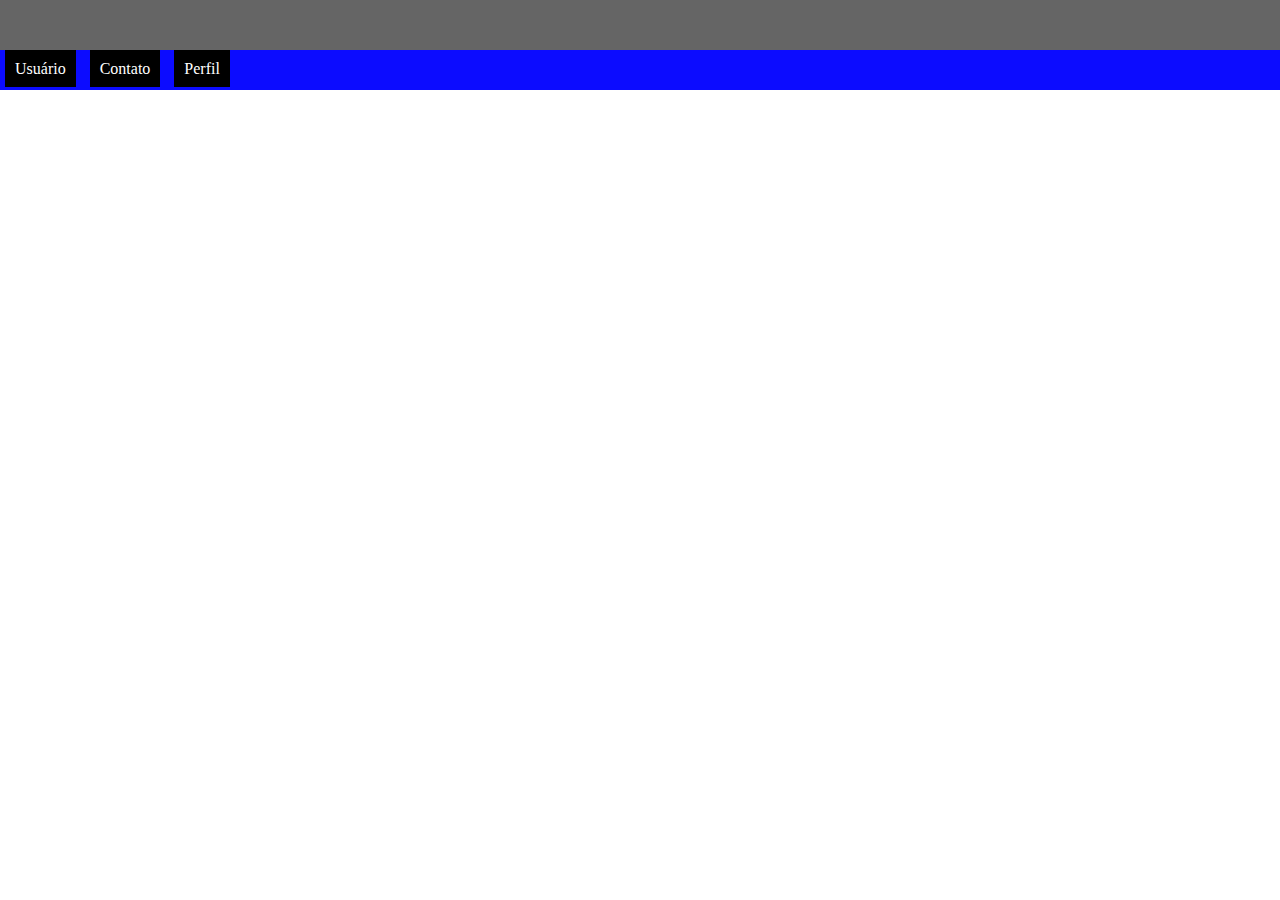
<file: AdmUsuário/home.html>
<!DOCTYPE html>
<html>
    <header>
        <meta charset="UTF-8">
        <link rel="stylesheet" href="style.css" type="text/css">
        <title>
            Administração Usuário
        </title>
    </header>
    <body>
        <div class="topo">

        </div>
        <div class="menu"> 
            <a href="usuario.html">Usuário</a>
            <a href="contato.html">Contato</a>
            <a href="perfil.html">Perfil</a>
        </div>
        
        <div class="rodape">

        </div>
    </body>
</html>
</file>
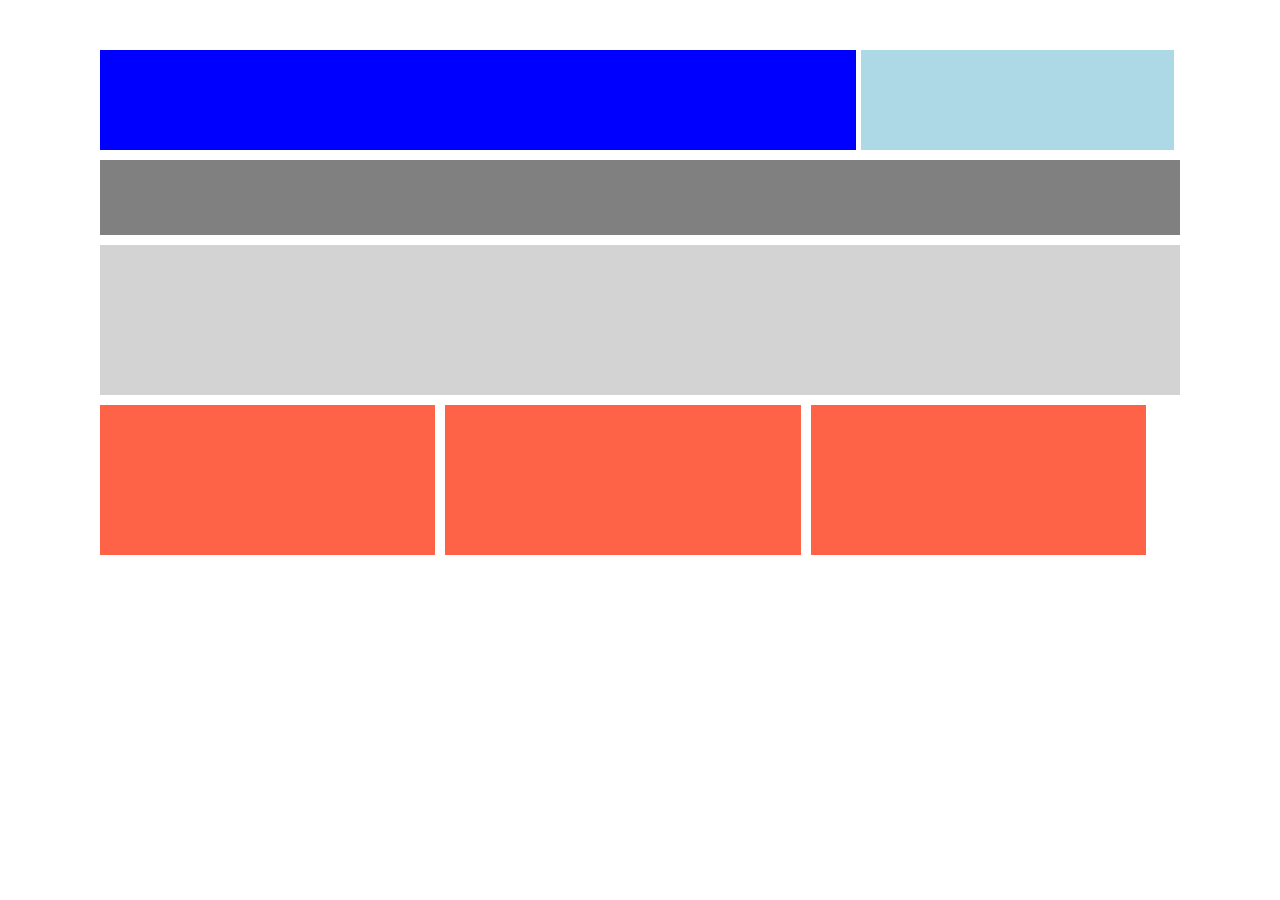
<file: Aula13_04_2019/responsivo.html>
<!DOCTYPE html>
<html>
    <header>
        <title>
            Responsivo.
        </title>
        <meta charset="UTF-8">
        <link rel="stylesheet" href="style.css" type="text/css">
    </header>
    <body>
        <div class="contain">
            <div class="div-1">

            </div>
            <div class="div-2">

            </div>
            <div class="div-3">

            </div>
            <div class="div-4">

            </div>
            <div class="div-5">

            </div>
            <div class="div-6">

            </div>
            <div class="div-5">
            
            </div>
        </div>
        
    </body>
</html>
</file>
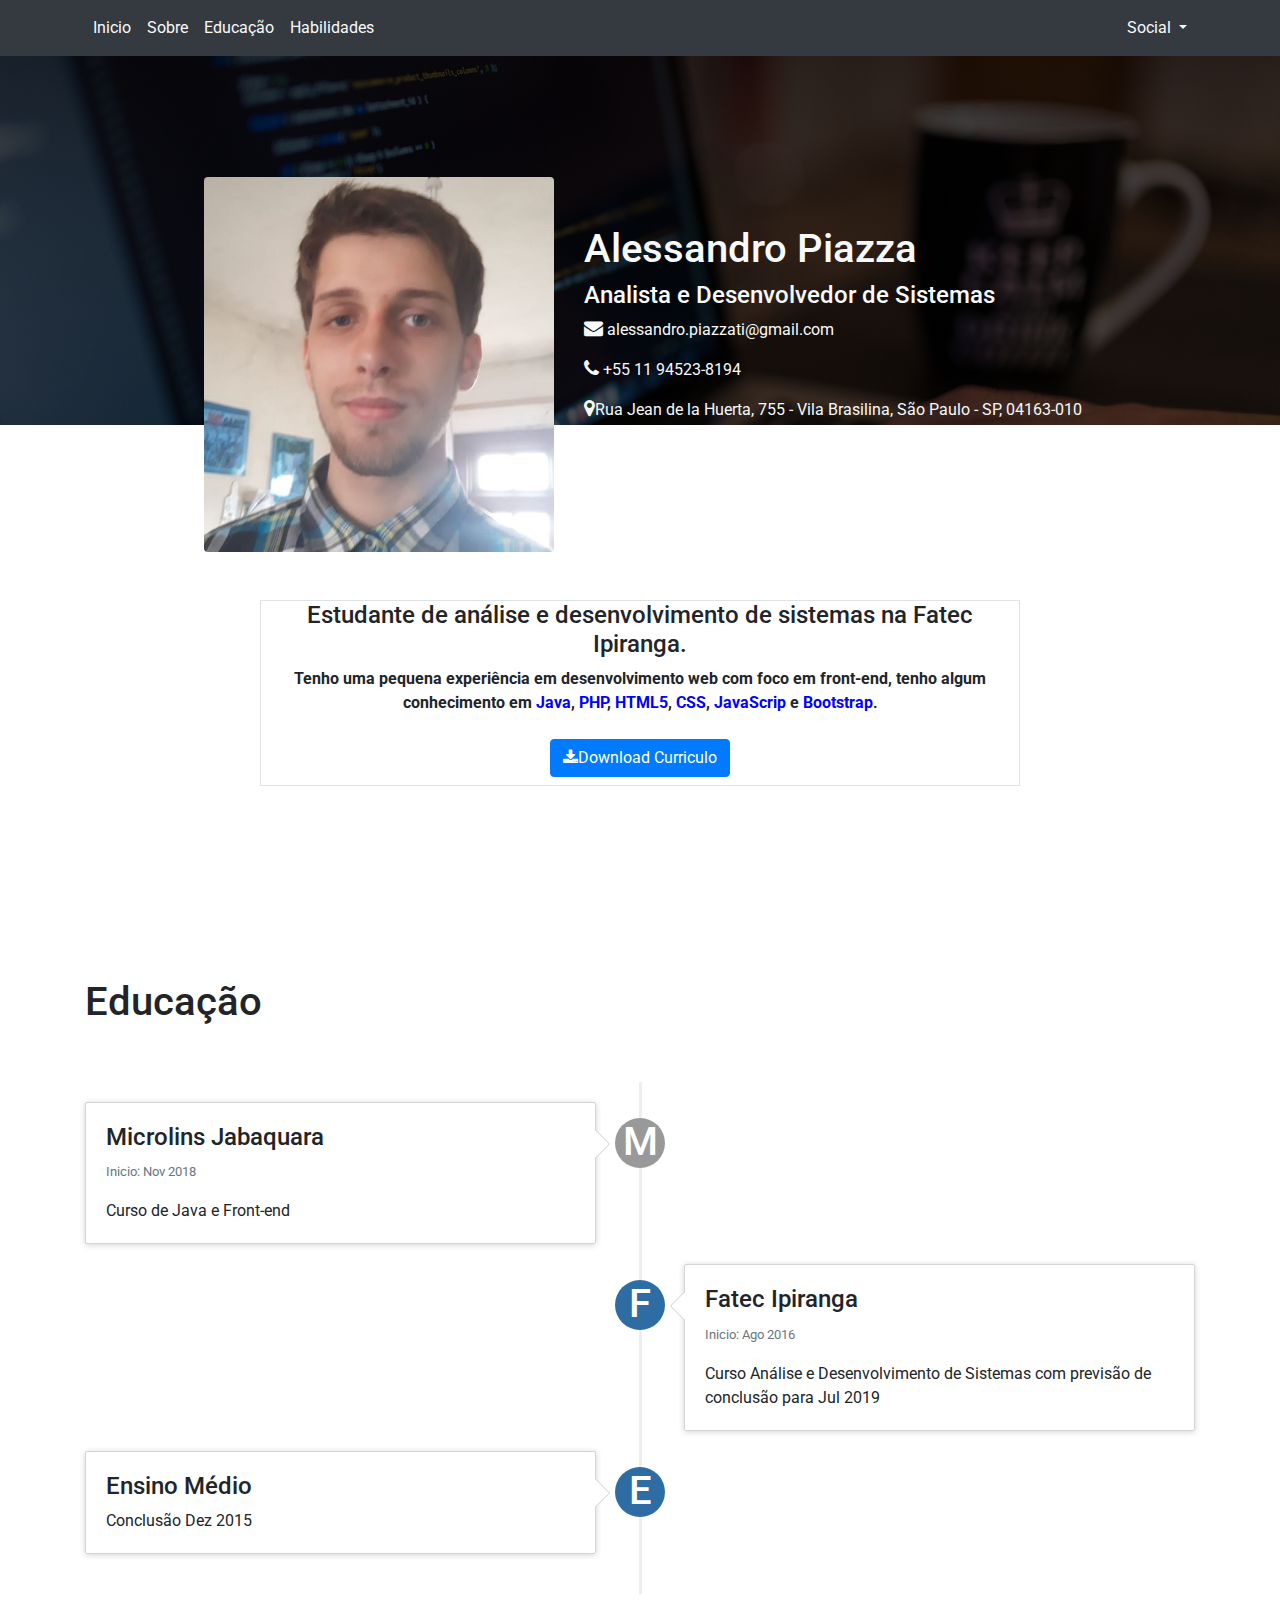
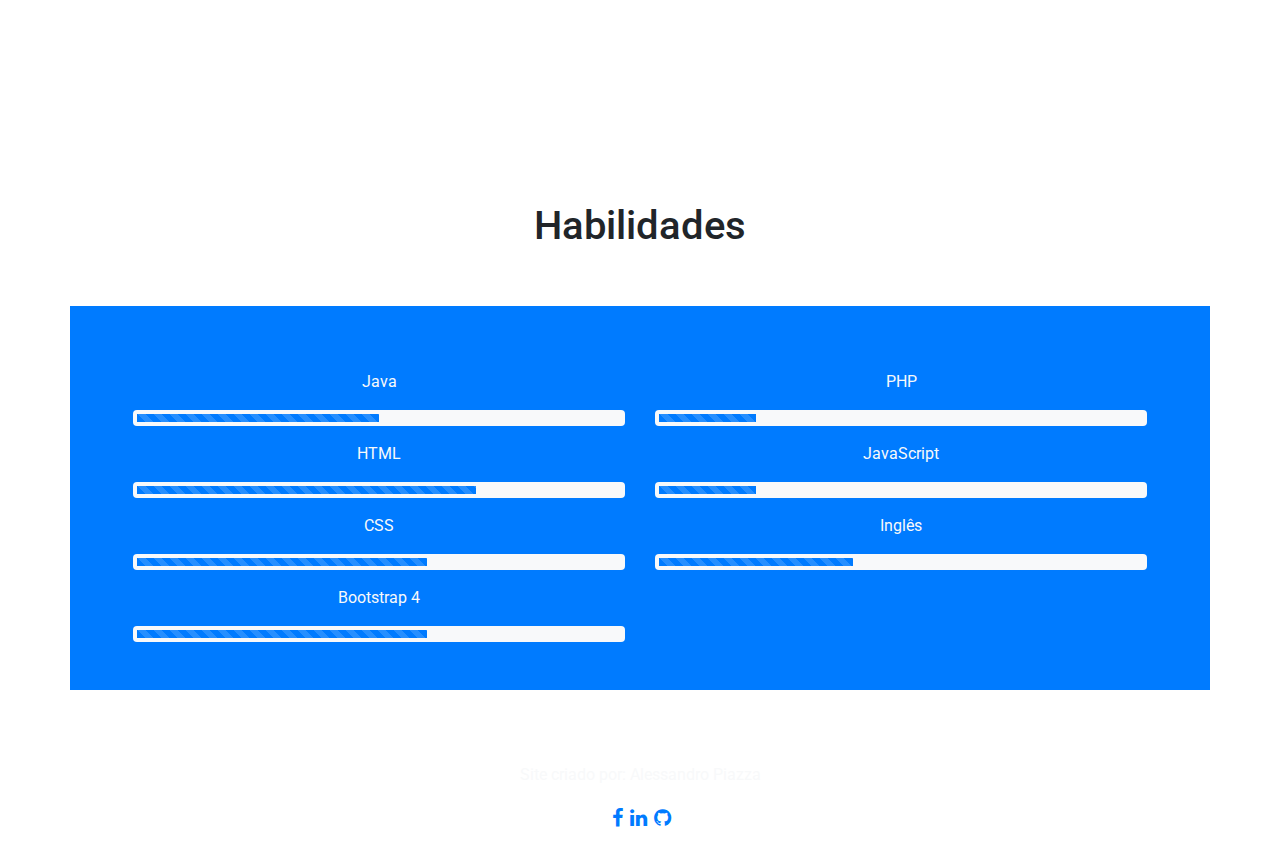
<file: portifolio/portifolio.html>
<!DOCTYPE html>
<html>
    <header>
        <title>Portifólio Alessandro Piazza</title>
        <meta charset="UTF-8">
        
        <link rel="stylesheet" href="https://stackpath.bootstrapcdn.com/bootstrap/4.3.1/css/bootstrap.min.css" integrity="sha384-ggOyR0iXCbMQv3Xipma34MD+dH/1fQ784/j6cY/iJTQUOhcWr7x9JvoRxT2MZw1T" crossorigin="anonymous">
        <link rel="stylesheet" href="style.css" type="text/css">
        <link rel="stylesheet" href="https://cdnjs.cloudflare.com/ajax/libs/font-awesome/4.7.0/css/font-awesome.min.css">
        <link href='https://fonts.googleapis.com/css?family=Roboto' rel='stylesheet'>
        <script src="https://code.jquery.com/jquery-3.3.1.slim.min.js" integrity="sha384-q8i/X+965DzO0rT7abK41JStQIAqVgRVzpbzo5smXKp4YfRvH+8abtTE1Pi6jizo" crossorigin="anonymous"></script>
        <script src="https://cdnjs.cloudflare.com/ajax/libs/popper.js/1.14.7/umd/popper.min.js" integrity="sha384-UO2eT0CpHqdSJQ6hJty5KVphtPhzWj9WO1clHTMGa3JDZwrnQq4sF86dIHNDz0W1" crossorigin="anonymous"></script>
        <script src="https://stackpath.bootstrapcdn.com/bootstrap/4.3.1/js/bootstrap.min.js" integrity="sha384-JjSmVgyd0p3pXB1rRibZUAYoIIy6OrQ6VrjIEaFf/nJGzIxFDsf4x0xIM+B07jRM" crossorigin="anonymous"></script>
    </header>
    <body data-spy="scroll" data-target="#navbarSite" data-offset="20">
            <div class="navbar navbar-expand-lg bg-dark fixed-top" id="top">
                    <div class="container">
                        <button class="navbar-toggler" type="button" data-toggle="collapse" data-target="#navbarSite">
                            <span class="navbar-toggler-icon"><i class="fa fa-bars" style="color: white;"></i></span>
                        </button>
                        <div class="collapse navbar-collapse" id="navbarSite">
                            <ul class="navbar-nav mr-auto">
                                <li class="nav-item">
                                    <a class="nav-link text-light " href="#">Inicio</a>
                                </li>
                                <li class="nav-item">
                                    <a class="nav-link text-light " href="#sobre">Sobre</a>
                                </li>
                                <li class="nav-item">
                                    <a class="nav-link text-light" href="#educacao">Educação</a>
                                </li>
                                <li class="nav-item">
                                    <a class="nav-link text-light" href="#skills">Habilidades</a>
                                </li>
                            </ul>
                            <ul class="navbar-nav ml-auto">
                                <li class="nav-item dropdown">
                                    <a class="nav-link dropdown-toggle text-light" href="#" data-toggle="dropdown" id="navDrop">
                                        Social
                                    </a>
                                    <div class="dropdown-menu bg-dark">
                                        <a class="nav-link px-4 facebook" href="https://www.facebook.com/alessandro.piazza.9887" ><i  class="fa fa-facebook" style="font-size:28px;" aria-hidden="true"></i></a>
                                        <a class="nav-link px-3 github" href="https://github.com/AlessandroPiazza" download="Curriculo.pdf"><i  class="fa fa-github" style="font-size:28px;" aria-hidden="true"></i></a>
                                        <a class="nav-link px-3 linkedin" href="https://www.linkedin.com/in/alessandro-piazza-2a1274134/" ><i  class="fa fa-linkedin" style="font-size:28px;" aria-hidden="true"></i></a>
                                    </div>
                                </li>
                            </ul>
                        </div>  
                    </div>            
                </div>
        <div class="container-fluid">
        <div class="row">
            <div class="col-sm-12 header-img">
               
            </div>
            <div class="container">
                    <div class="row justify-content-center d-none d-lg-flex ">
                        <div class="col-lg-4 col-xs-2 mt-n5">
                            <img src="Imagens/Perfil.jpg"  alt="Responsive image" class="img-fluid rounded"> 
                        </div>
                        <div class="col-lg-6 mr-xs-0 mr-n5 text-light">
                                <h1>Alessandro Piazza</h1>
                                <h4>Analista e Desenvolvedor de Sistemas</h4>
                                <p><i  class="fa fa-envelope" style="font-size:19px;" aria-hidden="true"></i> alessandro.piazzati@gmail.com</p>
                                <p><i class="fa fa-phone" style="font-size:19px;" aria-hiden="true"></i> +55 11 94523-8194</p>
                                <p><i class="fa fa-map-marker" style="font-size:19px;" aria-hiden="true"></i>Rua Jean de la Huerta, 755 - Vila Brasilina, São Paulo - SP, 04163-010
                                </p>
                        </div>
                    </div>
                    <div class="container">
                        <div class="row d-none d-flex d-lg-none">
                            <div class="col-lg-6 col-md-12 col-sm-12 px-5 text-light bg-primary">
                                    <img src="Imagens/Perfil.jpg"  alt="Responsive image" class="img-fluid rounded-circle mx-auto d-block" style="width:280px; margin-top: -150px"> 
                                    <h1 class="text-center">Alessandro Piazza</h1>
                                    <h4 class="text-center">Analista e Desenvolvedor de Sistemas</h4>
                                    <p><i  class="fa fa-envelope" style="font-size:19px;" aria-hidden="true"></i> alessandro.piazzati@gmail.com</p>
                                    <p><i class="fa fa-phone" style="font-size:19px;" aria-hiden="true"></i> +55 11 94523-8194</p>
                                    <p><i class="fa fa-map-marker" style="font-size:19px;" aria-hiden="true"></i>Rua Jean de la Huerta, 755 - Vila Brasilina, São Paulo - SP, 04163-010</p> 
                                    </p>
                            </div>
                        </div>    
                    </div>
                        
                </div>
        </div>
    </div>

    <div class="container">
        <div class="row  d-flex justify-content-center pt-5 mt-n5" data-spy="scroll" data-offset="20" id="sobre"> 
            <div class="col-lg-8 col-md-10 col-sm-11 col-12 border my-5 text-center">
            <h4>Estudante de análise e desenvolvimento de sistemas na Fatec Ipiranga.</h4>
                    <p><strong>
                            Tenho uma pequena experiência em desenvolvimento web com foco em <text class="font-blue">front-end</text>, tenho algum conhecimento em 
                            <text style="color: blue;">Java</text>, 
                            <text style="color: blue;">PHP</text>, 
                            <text style="color: blue;">HTML5</text>, 
                            <text style="color: blue;">CSS</text>, 
                            <text style="color: blue;">JavaScrip</text> e 
                            <text style="color: blue;">Bootstrap</text>.
                        </strong></p>
                    <a class="btn btn-primary d-xs-block my-2" href="../Download/Curriculo.pdf" download="Curriculo.pdf"><i class="fa fa-download"></i>Download Curriculo</a>
                </div>
             </div>
             <div class="row py-5 my-5"  id="educacao" data-spy="scoll">
                    <div class="container">
                            <div class="page-header py-5">
                                <h1 id="timeline">Educação</h1>
                            </div>
                            <ul class="timeline">
                                <li>
                                  <div class="timeline-badge"><h1>M</h1></div>
                                  <div class="timeline-panel">
                                    <div class="timeline-heading">
                                      <h4 class="timeline-title">Microlins Jabaquara</h4>
                                      <p><small class="text-muted">Inicio: Nov 2018</small></p>
                                    </div>
                                    <div class="timeline-body">
                                      <p>Curso de Java e Front-end</p>
                                    </div>
                                  </div>
                                </li>
                                <li class="timeline-inverted">
                                  <div class="timeline-badge primary"><h1>F</h1></div>
                                  <div class="timeline-panel">
                                    <div class="timeline-heading">
                                      <h4 class="timeline-title">Fatec Ipiranga</h4>
                                      <p><small class="text-muted">Inicio: Ago 2016</small></p>
                                    </div>
                                    <div class="timeline-body">
                                        <p>Curso Análise e Desenvolvimento de Sistemas com previsão de conclusão para Jul 2019</p>
                                    </div>
                                  </div>
                                </li>
                                <li>
                                  <div class="timeline-badge primary"><h1>E</h1></div>
                                  <div class="timeline-panel">
                                    <div class="timeline-heading">
                                      <h4 class="timeline-title">Ensino Médio</h4>
                                    </div>
                                    <div class="timeline-body">
                                      <p>Conclusão Dez 2015</p>
                                    </div>
                                  </div>
                                </li>
                            </ul>
                        </div>
             </div>
             <div class="row py-5 mb-5" id="skills" data-spy="scoll">
                 <div class="col-12 text-center">
                    <h1 class="pt-5">Habilidades</h1>
                 </div>                    
                </div>
                <div class="row bg-primary text-light p-5 text-center mt-n5">
                    <div class="col-lg-6 col-sm-12">
                    <p class="pt-3">Java</p>
                    <div class="progress bg-light p-1">
                            <div class="progress-bar progress-bar-striped progress-bar-animated" role="progressbar" aria-valuenow="50" aria-valuemin="0" aria-valuemax="100" style="width: 50%"></div>
                    </div>
                    <p class="pt-3">HTML</p>
                    <div class="progress bg-light p-1">
                            <div class="progress-bar progress-bar-striped progress-bar-animated" role="progressbar" aria-valuenow="50" aria-valuemin="0" aria-valuemax="100" style="width:70%"></div>
                    </div>
                    <p class="pt-3">CSS</p>
                    <div class="progress bg-light p-1">
                            <div class="progress-bar progress-bar-striped progress-bar-animated" role="progressbar" aria-valuenow="50" aria-valuemin="0" aria-valuemax="100" style="width: 60%"></div>
                    </div>
                    <p class="pt-3">Bootstrap 4</p>
                    <div class="progress bg-light p-1">
                            <div class="progress-bar progress-bar-striped progress-bar-animated" role="progressbar" aria-valuenow="50" aria-valuemin="0" aria-valuemax="100" style="width: 60%"></div>
                    </div>
                    </div>
                    <div class="col-lg-6 col-sm-12">
                        <p class="pt-3">PHP</p>
                        <div class="progress bg-light p-1">
                            <div class="progress-bar progress-bar-striped progress-bar-animated" role="progressbar" aria-valuenow="50" aria-valuemin="0" aria-valuemax="100" style="width: 20%"></div>
                        </div>
                        <p class="pt-3">JavaScript</p>
                        <div class="progress bg-light p-1">
                            <div class="progress-bar progress-bar-striped progress-bar-animated" role="progressbar" aria-valuenow="50" aria-valuemin="0" aria-valuemax="100" style="width: 20%"></div>
                        </div>
                        <p class="pt-3">Inglês</p>
                        <div class="progress bg-light p-1">
                            <div class="progress-bar progress-bar-striped progress-bar-animated" role="progressbar" aria-valuenow="50" aria-valuemin="0" aria-valuemax="100" style="width: 40%"></div>
                        </div>
                    </div>
                </div>
        </div>
        <div class="col-sm-12 footer-img mt-5 text-light text-center">
               <p>Site criado por: Alessandro Piazza</p>
               <a style="margin-left: 3px; font-size: 20px" href="https://www.facebook.com/alessandro.piazza.9887"><i class="fa fa-facebook"></i></a>
               <a style="margin-left: 3px;  font-size: 20px" href="https://www.linkedin.com/in/alessandro-piazza-2a1274134/"><i class="fa fa-linkedin"></i></a>
               <a style="margin-left: 3px;  font-size: 20px" href="https://github.com/AlessandroPiazza"><i class="fa fa-github" ></i></a>
        </div>
    </body>
</html>
</file>
<file: AdmUsuário/style.css>
body{
    margin: 0;
    padding: 0;
    font-family: 'Roboto';
}
.topo{
    height: 50px;
    background-color: rgba(0, 0, 0, 0.603);
}
.menu{
    
    height: 30px;
    background-color: rgba(0, 0, 255, 0.952);
    color: white;
    padding-top:10px;
    
}
a{
    color: white;
    text-decoration: none;
    margin: 5px;
    background-color:black;
    padding: 10px;
}
a:hover{
    background-color: white;
    color: black;
}
.contain{
    margin: 50px 100px 50px 100px;
    text-align: center;
    
}

.table{
    
}
.table-usuario{
    margin: auto;
    border: 1px solid grey;
    border-collapse: collapse;    
}
.table-usuario th, tr, td{
    border: 1px solid grey;
    
}
button{
    border: none;
    color: white;
    width:80px;
    height: 30px;
    -webkit-box-shadow: 4px 2px 3px rgba(50, 50, 50, 0.77);
    -moz-box-shadow:    4px 2px 3px rgba(50, 50, 50, 0.77);
    box-shadow:         4px 2px 3px rgba(50, 50, 50, 0.77);
}
.alterar{
    background-color: green;
    
}
.alterar:hover{
    background-color: rgb(4, 173, 4);
}
.alterar:active{
    width: 78px;
    height: 28px;
    box-shadow: none;
}
.remover{
    
    background-color: red;
}
.remover:hover{
    background-color: tomato;
}
.remover:active{
    width: 78px;
    height: 28px;
    box-shadow: none;
}
</file>
<file: Aula13_04_2019/style.css>
body{
    margin: 0;
    padding: 0;
}
.contain{
    margin: 50px 100px 50px 100px;
}
 
 .div-1{
        background-color: blue;
        width: 70%;
        float: left;
        height: 300px;
        margin-right: 10px;
    }
    .div-2{
        background-color: lightblue;
        width: 29%;
        float: left;
        height: 300px;
    }
    .div-3{
        float: left;
        background-color: gray;
        width: 100%;
        height: 150px;
    }
    .div-4{
        float: left;
        background-color: lightgray;
        width: 100%;
        height: 50px;
    }
    .div-5{
        float: left;
        width: 31%;
        height: 300px;
        background-color: tomato;
    }
    .div-6{
        float: left;
        width: 33%;
        height: 300px;
        background-color: tomato;
    }


/* Tablet em retrato a paisagem e desktop */
@media (min-width: 979px) {
    .div-1{
        height: 100px;
        margin-right: 5px;
    }
    .div-2{
        
        height: 100px;
    }
    .div-3{
        margin-top:10px;
        height: 75px;
    }
    .div-4{
        margin-top:10px;
        height: 150px;
    }
    .div-5{
        margin-top: 10px;
        height: 150px;
    }
    .div-6{
        margin-top: 10px;
        margin-right:10px;
        margin-left: 10px;
        height: 150px;
    }
}

/* Telefones em paisagem a tablet em retrato */
@media (min-width: 768px) {

    .div-1{
        height: 100px;
        margin-right: 5px;
    }
    .div-2{
        
        height: 100px;
    }
    .div-3{
        margin-top:10px;
        height: 75px;
    }
    .div-4{
        margin-top:10px;
        height: 150px;
    }
    .div-5{
        margin-top: 10px;
        height: 150px;
    }
    .div-6{
        
        margin-top: 10px;
        margin-right:10px;
        margin-left: 10px;
        height: 150px;
    }
}
/* Telefones em paisagem e abaixo */
@media (max-width: 768px) { 
    .contain{
        margin: 20px 40px 20px 40px;
    }
    .div-1{
        width: 100%;
        margin-right: 5px;
        margin-bottom: 5px;
        height: 100px;
    }
    .div-2{
        display:none;
       
    }
    .div-3{
        height: 150px;
        margin-bottom:5px;
    }
    .div-4{
        height: 75;
        
    }
    .div-5{
        
        margin: 5px;
        width: 45%;
        height: 150px;
    }
    .div-6{
        float: right;
        margin: 5px;
        width: 45%;
        height: 150px;
    }
}
</file>
<file: portifolio/style.css>
body{
    font-family: 'Roboto';
}
.header-img{
    background-image:
    linear-gradient(
        to top,
        rgba(0,0,0,0),
        rgba(0, 0, 1, 0.829)
    ),
    linear-gradient(
        to bottom,
        rgba(0,0,0,0),
        rgb(0, 1, 1)
    ),
    url(Imagens/Header.jpg);
    background-position: center top;
    background-repeat: no-repeat;
    background-size: cover;
    background-attachment: fixed;
    color: #ffff;
    padding-top: 200px;
    padding-bottom:225px;
    margin-bottom: -200px;
}
.footer-img{
  background-image:
  linear-gradient(
      to top,
      rgba(0,0,0,0),
      rgba(0, 0, 1, 0.829)
  ),
  linear-gradient(
      to bottom,
      rgba(0,0,0,0),
      rgb(0, 1, 1)
  ),
  url(Imagens/Header.jpg);
  background-position: center top;
  background-repeat: no-repeat;
  background-size: cover;
  background-attachment: fixed;
  color: #ffff;
  padding-top: 25px;
  padding-bottom:25px;

}
.github{
    color:white;
    background-color:black;
}
.github:hover{
    color:black;
    background-color:white;
}.facebook{
    color:white;
    background-color: #4267B2;
  }
  .facebook:hover{
    background-color: white;
    color: #4267B2;
  }
  .linkedin{
    color:white;
    background-color: #0077B5;
  }
  .linkedin:hover{
    background-color: white;
    color: black;
  }
  .timeline {
    list-style: none;
    padding: 20px 0 20px;
    position: relative;
}

    .timeline:before {
        top: 0;
        bottom: 0;
        position: absolute;
        content: " ";
        width: 3px;
        background-color: #eeeeee;
        left: 50%;
        margin-left: -1.5px;
    }

    .timeline > li {
        margin-bottom: 20px;
        position: relative;
    }

        .timeline > li:before,
        .timeline > li:after {
            content: " ";
            display: table;
        }

        .timeline > li:after {
            clear: both;
        }

        .timeline > li:before,
        .timeline > li:after {
            content: " ";
            display: table;
        }

        .timeline > li:after {
            clear: both;
        }

        .timeline > li > .timeline-panel {
            width: 46%;
            float: left;
            border: 1px solid #d4d4d4;
            border-radius: 2px;
            padding: 20px;
            position: relative;
            -webkit-box-shadow: 0 1px 6px rgba(0, 0, 0, 0.175);
            box-shadow: 0 1px 6px rgba(0, 0, 0, 0.175);
        }

            .timeline > li > .timeline-panel:before {
                position: absolute;
                top: 26px;
                right: -15px;
                display: inline-block;
                border-top: 15px solid transparent;
                border-left: 15px solid #ccc;
                border-right: 0 solid #ccc;
                border-bottom: 15px solid transparent;
                content: " ";
            }

            .timeline > li > .timeline-panel:after {
                position: absolute;
                top: 27px;
                right: -14px;
                display: inline-block;
                border-top: 14px solid transparent;
                border-left: 14px solid #fff;
                border-right: 0 solid #fff;
                border-bottom: 14px solid transparent;
                content: " ";
            }

        .timeline > li > .timeline-badge {
            color: #fff;
            width: 50px;
            height: 50px;
            line-height: 50px;
            font-size: 1.4em;
            text-align: center;
            position: absolute;
            top: 16px;
            left: 50%;
            margin-left: -25px;
            background-color: #999999;
            z-index: 100;
            border-top-right-radius: 50%;
            border-top-left-radius: 50%;
            border-bottom-right-radius: 50%;
            border-bottom-left-radius: 50%;
        }

        .timeline > li.timeline-inverted > .timeline-panel {
            float: right;
        }

            .timeline > li.timeline-inverted > .timeline-panel:before {
                border-left-width: 0;
                border-right-width: 15px;
                left: -15px;
                right: auto;
            }

            .timeline > li.timeline-inverted > .timeline-panel:after {
                border-left-width: 0;
                border-right-width: 14px;
                left: -14px;
                right: auto;
            }

.timeline-badge.primary {
    background-color: #2e6da4 !important;
}

.timeline-badge.success {
    background-color: #3f903f !important;
}

.timeline-badge.warning {
    background-color: #f0ad4e !important;
}

.timeline-badge.danger {
    background-color: #d9534f !important;
}

.timeline-badge.info {
    background-color: #5bc0de !important;
}

.timeline-title {
    margin-top: 0;
    color: inherit;
}

.timeline-body > p,
.timeline-body > ul {
    margin-bottom: 0;
}

    .timeline-body > p + p {
        margin-top: 5px;
    }

@media (max-width: 767px) {
    ul.timeline:before {
        left: 40px;
    }

    ul.timeline > li > .timeline-panel {
        width: calc(100% - 90px);
        width: -moz-calc(100% - 90px);
        width: -webkit-calc(100% - 90px);
    }

    ul.timeline > li > .timeline-badge {
        left: 15px;
        margin-left: 0;
        top: 16px;
    }

    ul.timeline > li > .timeline-panel {
        float: right;
    }

        ul.timeline > li > .timeline-panel:before {
            border-left-width: 0;
            border-right-width: 15px;
            left: -15px;
            right: auto;
        }

        ul.timeline > li > .timeline-panel:after {
            border-left-width: 0;
            border-right-width: 14px;
            left: -14px;
            right: auto;
        }
}
</file>
